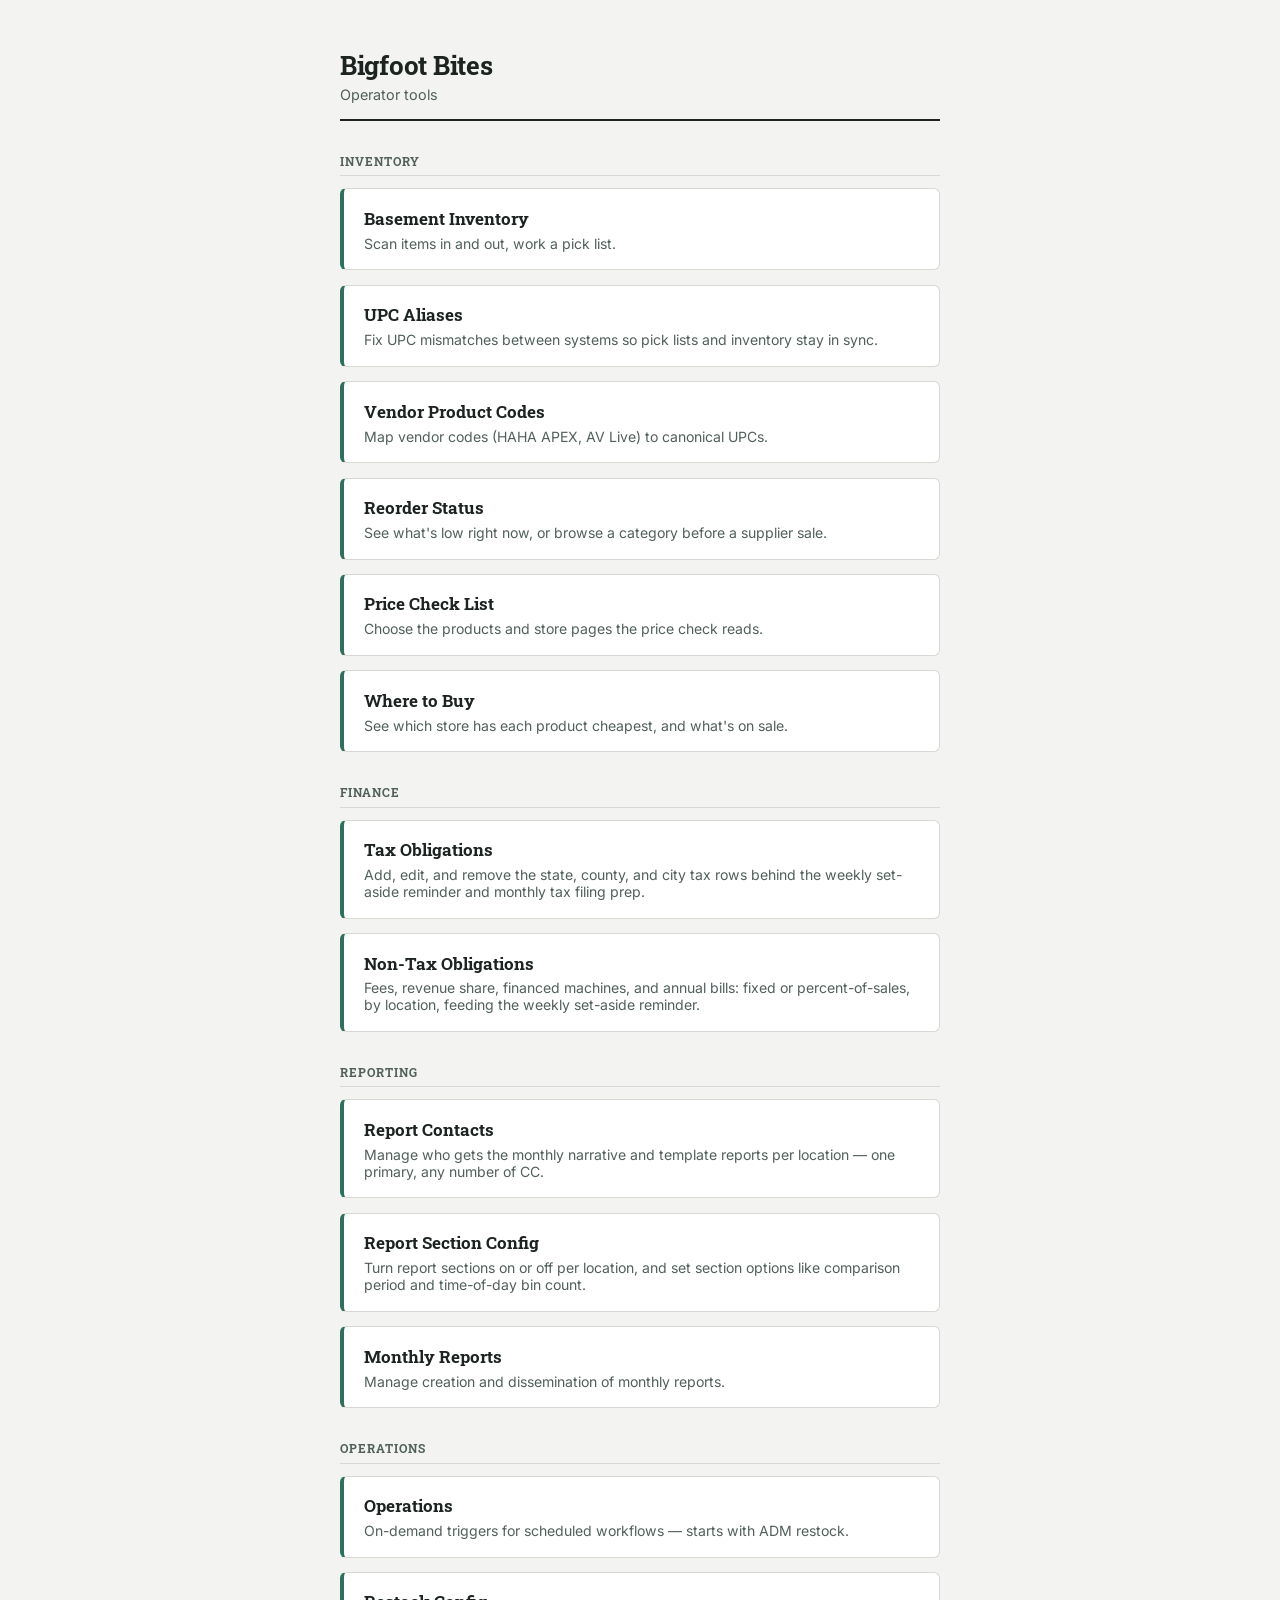
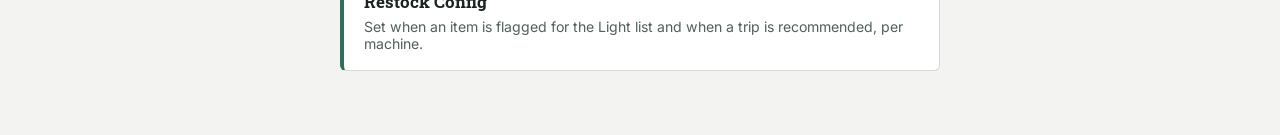
<file: index.html>
<!DOCTYPE html>
<html lang="en">
<head>
<meta charset="UTF-8">
<meta name="viewport" content="width=device-width, initial-scale=1.0">
<title>Bigfoot Bites — Operator Tools</title>
<link rel="preconnect" href="https://fonts.googleapis.com">
<link href="https://fonts.googleapis.com/css2?family=Roboto+Slab:wght@500;700&family=Inter:wght@400;500;600&display=swap" rel="stylesheet">
<link rel="stylesheet" href="/shared/styles.css">
<link rel="stylesheet" href="/shared/components.css">
<link rel="stylesheet" href="/shared/ledger.css">
<style>

  
  main {
    max-width: 640px;
    margin: 0 auto;
    padding: 3rem 1.25rem 4rem;
  }

  
  section.category {
    margin-bottom: 2rem;
  }
  section.category:last-of-type {
    margin-bottom: 0;
  }
  h2.category-title {
    font-family: 'Roboto Slab', serif;
    font-weight: 700;
    font-size: 0.78rem;
    text-transform: uppercase;
    letter-spacing: 0.08em;
    color: var(--ink-soft);
    margin: 0 0 0.75rem;
    padding-bottom: 0.4rem;
    border-bottom: 1px solid var(--rule);
  }
  
  a.tool-card {
    display: block;
    background: #fff;
    border: 1px solid var(--rule);
    border-left: 4px solid var(--ledger-green);
    border-radius: 6px;
    padding: 1.1rem 1.25rem;
    text-decoration: none;
    color: var(--ink);
    transition: background 0.15s ease;
  }
  
  a.tool-card:focus-visible { outline: 2px solid var(--ledger-green); outline-offset: 2px; }

  @media (prefers-reduced-motion: reduce) { * { transition: none !important; } }
</style>
</head>
<body>
<main>
  <header>
    <h1>Bigfoot Bites</h1>
    <div class="subtitle">Operator tools</div>
  </header>

  <section class="category">
    <h2 class="category-title">Inventory</h2>
    <div class="tools">
      <a class="tool-card" href="https://bigfootbitesvending-eng.github.io/basement-inventory/">
        <div class="tool-name">Basement Inventory</div>
        <div class="tool-desc">Scan items in and out, work a pick list.</div>
      </a>
      <a class="tool-card" href="https://bigfootbitesvending-eng.github.io/basement-inventory/upc-aliases.html">
        <div class="tool-name">UPC Aliases</div>
        <div class="tool-desc">Fix UPC mismatches between systems so pick lists and inventory stay in sync.</div>
      </a>
      <a class="tool-card" href="https://bigfootbitesvending-eng.github.io/basement-inventory/vendor-product-mapping/">
        <div class="tool-name">Vendor Product Codes</div>
        <div class="tool-desc">Map vendor codes (HAHA APEX, AV Live) to canonical UPCs.</div>
      </a>
      <a class="tool-card" href="https://bigfootbitesvending-eng.github.io/basement-inventory/reorder-status/">
        <div class="tool-name">Reorder Status</div>
        <div class="tool-desc">See what's low right now, or browse a category before a supplier sale.</div>
      </a>
      <a class="tool-card" href="https://bigfootbitesvending-eng.github.io/basement-inventory/price-check-list/">
        <div class="tool-name">Price Check List</div>
        <div class="tool-desc">Choose the products and store pages the price check reads.</div>
      </a>
      <a class="tool-card" href="https://bigfootbitesvending-eng.github.io/basement-inventory/where-to-buy/">
        <div class="tool-name">Where to Buy</div>
        <div class="tool-desc">See which store has each product cheapest, and what's on sale.</div>
      </a>
    </div>
  </section>

  <section class="category">
    <h2 class="category-title">Finance</h2>
    <div class="tools">
      <a class="tool-card" href="https://bigfootbitesvending-eng.github.io/obligations/tax/">
        <div class="tool-name">Tax Obligations</div>
        <div class="tool-desc">Add, edit, and remove the state, county, and city tax rows behind the weekly set-aside reminder and monthly tax filing prep.</div>
      </a>
      <a class="tool-card" href="https://bigfootbitesvending-eng.github.io/obligations/non-tax/">
        <div class="tool-name">Non-Tax Obligations</div>
        <div class="tool-desc">Fees, revenue share, financed machines, and annual bills: fixed or percent-of-sales, by location, feeding the weekly set-aside reminder.</div>
      </a>
    </div>
  </section>

  <section class="category">
    <h2 class="category-title">Reporting</h2>
    <div class="tools">
      <a class="tool-card" href="https://bigfootbitesvending-eng.github.io/reporting/report-contacts/">
        <div class="tool-name">Report Contacts</div>
        <div class="tool-desc">Manage who gets the monthly narrative and template reports per location — one primary, any number of CC.</div>
      </a>
      <a class="tool-card" href="https://bigfootbitesvending-eng.github.io/reporting/report-config/">
        <div class="tool-name">Report Section Config</div>
        <div class="tool-desc">Turn report sections on or off per location, and set section options like comparison period and time-of-day bin count.</div>
      </a>
      <a class="tool-card" href="https://bigfootbitesvending-eng.github.io/reporting/list/">
        <div class="tool-name">Monthly Reports</div>
        <div class="tool-desc">Manage creation and dissemination of monthly reports.</div>
      </a>
    </div>
  </section>

  <section class="category">
    <h2 class="category-title">Operations</h2>
    <div class="tools">
      <a class="tool-card" href="https://bigfootbitesvending-eng.github.io/operations/">
        <div class="tool-name">Operations</div>
        <div class="tool-desc">On-demand triggers for scheduled workflows — starts with ADM restock.</div>
      </a>
      <a class="tool-card" href="https://bigfootbitesvending-eng.github.io/operations/restock-config/">
        <div class="tool-name">Restock Config</div>
        <div class="tool-desc">Set when an item is flagged for the Light list and when a trip is recommended, per machine.</div>
      </a>
    </div>
  </section>
</main>
</body>
</html>
</file>
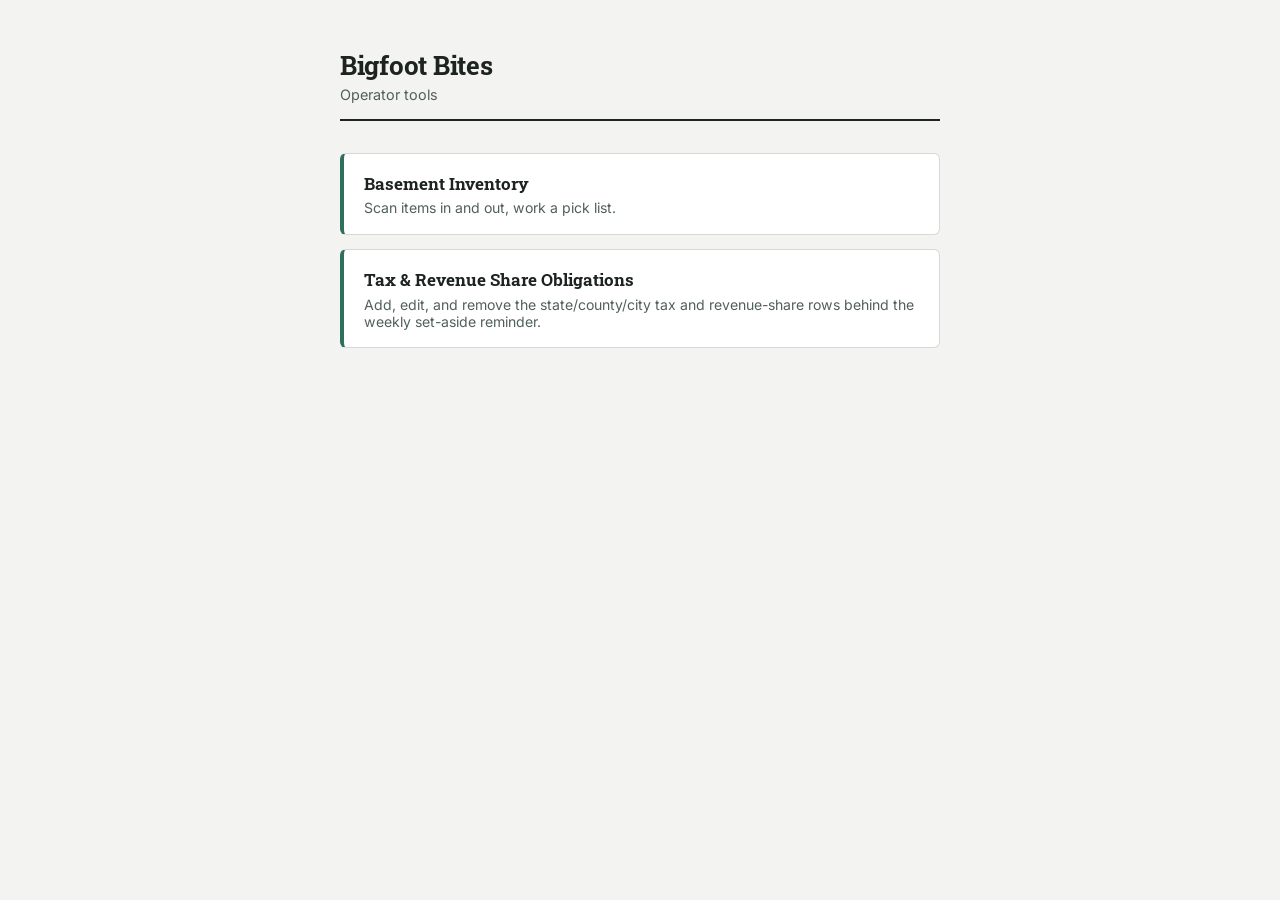
<file: index (4).html>
<!DOCTYPE html>
<html lang="en">
<head>
<meta charset="UTF-8">
<meta name="viewport" content="width=device-width, initial-scale=1.0">
<title>Bigfoot Bites — Operator Tools</title>
<link rel="preconnect" href="https://fonts.googleapis.com">
<link href="https://fonts.googleapis.com/css2?family=Roboto+Slab:wght@500;700&family=Inter:wght@400;500;600&display=swap" rel="stylesheet">
<style>
  :root {
    --paper: #F3F4F1;
    --ink: #1C2321;
    --ink-soft: #52605B;
    --rule: #D7D9D3;
    --ledger-green: #2F6F5E;
    --ledger-green-soft: #E4EEEA;
  }
  * { box-sizing: border-box; }
  body {
    margin: 0;
    background: var(--paper);
    color: var(--ink);
    font-family: 'Inter', -apple-system, BlinkMacSystemFont, sans-serif;
    -webkit-font-smoothing: antialiased;
  }
  main {
    max-width: 640px;
    margin: 0 auto;
    padding: 3rem 1.25rem 4rem;
  }
  header {
    margin-bottom: 2rem;
    border-bottom: 2px solid var(--ink);
    padding-bottom: 1rem;
  }
  h1 {
    font-family: 'Roboto Slab', serif;
    font-weight: 700;
    font-size: 1.6rem;
    margin: 0 0 0.25rem;
    letter-spacing: -0.01em;
  }
  .subtitle { color: var(--ink-soft); font-size: 0.9rem; }
  .tools { display: flex; flex-direction: column; gap: 0.9rem; }
  a.tool-card {
    display: block;
    background: #fff;
    border: 1px solid var(--rule);
    border-left: 4px solid var(--ledger-green);
    border-radius: 6px;
    padding: 1.1rem 1.25rem;
    text-decoration: none;
    color: var(--ink);
    transition: background 0.15s ease;
  }
  a.tool-card:hover { background: var(--ledger-green-soft); }
  a.tool-card:focus-visible { outline: 2px solid var(--ledger-green); outline-offset: 2px; }
  .tool-name {
    font-family: 'Roboto Slab', serif;
    font-weight: 700;
    font-size: 1.05rem;
    margin-bottom: 0.3rem;
  }
  .tool-desc { font-size: 0.88rem; color: var(--ink-soft); }
  @media (prefers-reduced-motion: reduce) { * { transition: none !important; } }
</style>
</head>
<body>
<main>
  <header>
    <h1>Bigfoot Bites</h1>
    <div class="subtitle">Operator tools</div>
  </header>

  <div class="tools">
    <a class="tool-card" href="https://bigfootbitesvending-eng.github.io/basement-inventory/">
      <div class="tool-name">Basement Inventory</div>
      <div class="tool-desc">Scan items in and out, work a pick list.</div>
    </a>

    <a class="tool-card" href="https://bigfootbitesvending-eng.github.io/tax-obligations/">
      <div class="tool-name">Tax &amp; Revenue Share Obligations</div>
      <div class="tool-desc">Add, edit, and remove the state/county/city tax and revenue-share rows behind the weekly set-aside reminder.</div>
    </a>
  </div>
</main>
</body>
</html>
</file>
<file: shared/styles.css>
/* ============================================================
   Bigfoot Bites — Shared Design Tokens
   Used across all operator tool pages (basement inventory, pick
   list, tax obligations, report contacts, monthly reports, hub).
   Component-level CSS (buttons, cards, badges, layout) stays local
   to each page and references these tokens via var(--token-name)
   rather than duplicating literal values, so a palette or font
   change is a one-file edit instead of a per-page hunt.
   ============================================================ */

:root {
  /* Base palette */
  --paper: #F3F4F1;
  --ink: #1C2321;
  --ink-soft: #52605B;
  --rule: #D7D9D3;

  /* Accent */
  --ledger-green: #2F6F5E;
  --ledger-green-soft: #E4EEEA;

  /* Status (shared because status badges are a reusable pattern —
     report status today, plausibly order/procurement status later) */
  --status-not-started: #B8B2A5;
  --status-draft: #C98A2C;
  --status-draft-soft: #FAF0DE;
  --status-sent: #2F6F5E;
  --status-error: #B23B3B;
  --status-error-soft: #FBEAEA;

  /* Destructive actions and inactive states, used by the table tools */
  --danger: #B3492D;
  --danger-soft: #F5E4DE;
  --inactive: #9A8F7D;

  /* Typography */
  --font-display: 'Roboto Slab', serif;
  --font-body: 'Inter', -apple-system, BlinkMacSystemFont, sans-serif;
}

* { box-sizing: border-box; }

body {
  margin: 0;
  background: var(--paper);
  color: var(--ink);
  font-family: var(--font-body);
  -webkit-font-smoothing: antialiased;
}

h1, h2, h3 {
  font-family: var(--font-display);
  font-weight: 700;
  letter-spacing: -0.01em;
  margin: 0;
}

@media (prefers-reduced-motion: reduce) {
  * { transition: none !important; }
}
</file>
<file: shared/components.css>
/* ============================================================
   Bigfoot Bites: shared components. Load after /shared/styles.css
   on pages that use it. Colors fall back to their values so the
   older pages, which don't load the tokens yet, still look right.
   ============================================================ */

html { scroll-padding-top: 5rem; }

/* The message line (/shared/messages.js) */
#bb-message {
  position: sticky; top: 0; z-index: 30;
  display: flex; align-items: flex-start; flex-wrap: wrap; gap: 0.25rem 0.75rem;
  margin: 0 0 0.75rem; padding: 0.6rem 0.9rem;
  border: 1px solid var(--rule, #D7D9D3); border-radius: 0 0 6px 6px;
  background: #fff; color: var(--ink-soft, #52605B);
  font-size: 0.9rem; line-height: 1.4; text-align: left;
}
#bb-message[hidden] { display: none; }
#bb-message[data-kind="success"] { background: var(--ledger-green-soft, #E4EEEA); border-color: var(--ledger-green, #2F6F5E); color: #1F4A3E; }
#bb-message[data-kind="error"] { background: var(--status-error-soft, #FBEAEA); border-color: var(--status-error, #B23B3B); color: #7A2E18; }
body > #bb-message { max-width: 900px; margin: 0 auto 0.75rem; }
#bb-message-text { flex: 1 1 12rem; min-width: 0; align-self: center; overflow-wrap: anywhere; white-space: pre-line; }
#bb-message-text em { font-size: 0.8rem; }
#bb-message button {
  flex: 0 0 auto; min-height: 44px; padding: 0 0.3rem;
  background: none; border: none; color: inherit;
  font-family: inherit; font-size: 0.85rem; font-weight: 600; text-decoration: underline; cursor: pointer;
}
#bb-message button[hidden] { display: none; }
#bb-message button[aria-disabled="true"] { opacity: 0.55; cursor: default; }
#bb-message button:focus-visible { outline: 2px solid var(--ledger-green, #2F6F5E); outline-offset: 2px; }
</file>
<file: shared/ledger.css>
/* ============================================================
   Bigfoot Bites: the shared look of the Ledger pages (docs/style-guide.md). Load after
   /shared/styles.css and /shared/components.css. A page's own <style> still wins.
   ============================================================ */

header { margin-bottom: 2rem; border-bottom: 2px solid var(--ink); padding-bottom: 1rem; }
h1 { font-family: 'Roboto Slab', serif; font-weight: 700; font-size: 1.6rem; margin: 0 0 0.25rem; letter-spacing: -0.01em; }
.subtitle { color: var(--ink-soft); font-size: 0.9rem; }
.tools { display: flex; flex-direction: column; gap: 0.9rem; }
a.tool-card:hover { background: var(--ledger-green-soft); }
.tool-name { font-family: 'Roboto Slab', serif; font-weight: 700; font-size: 1.05rem; margin-bottom: 0.3rem; }
.tool-desc { font-size: 0.88rem; color: var(--ink-soft); }
.back-link { display: inline-block; margin-bottom: 1rem; font-size: 0.85rem; color: var(--ink-soft); text-decoration: none; }
.back-link:hover { color: var(--ledger-green); text-decoration: underline; }
.back-link:focus-visible { outline: 2px solid var(--ledger-green); outline-offset: 2px; }
.breadcrumb:hover { color: var(--ledger-green); }
.breadcrumb:focus-visible { outline: 2px solid var(--ledger-green); outline-offset: 2px; }
.chip-bar { display: flex; gap: 0.5rem; flex-wrap: wrap; padding-bottom: 0.5rem; margin-bottom: 1rem; }
.chip[aria-pressed="true"] { background: var(--ledger-green); border-color: var(--ledger-green); color: #fff; }
</file>
